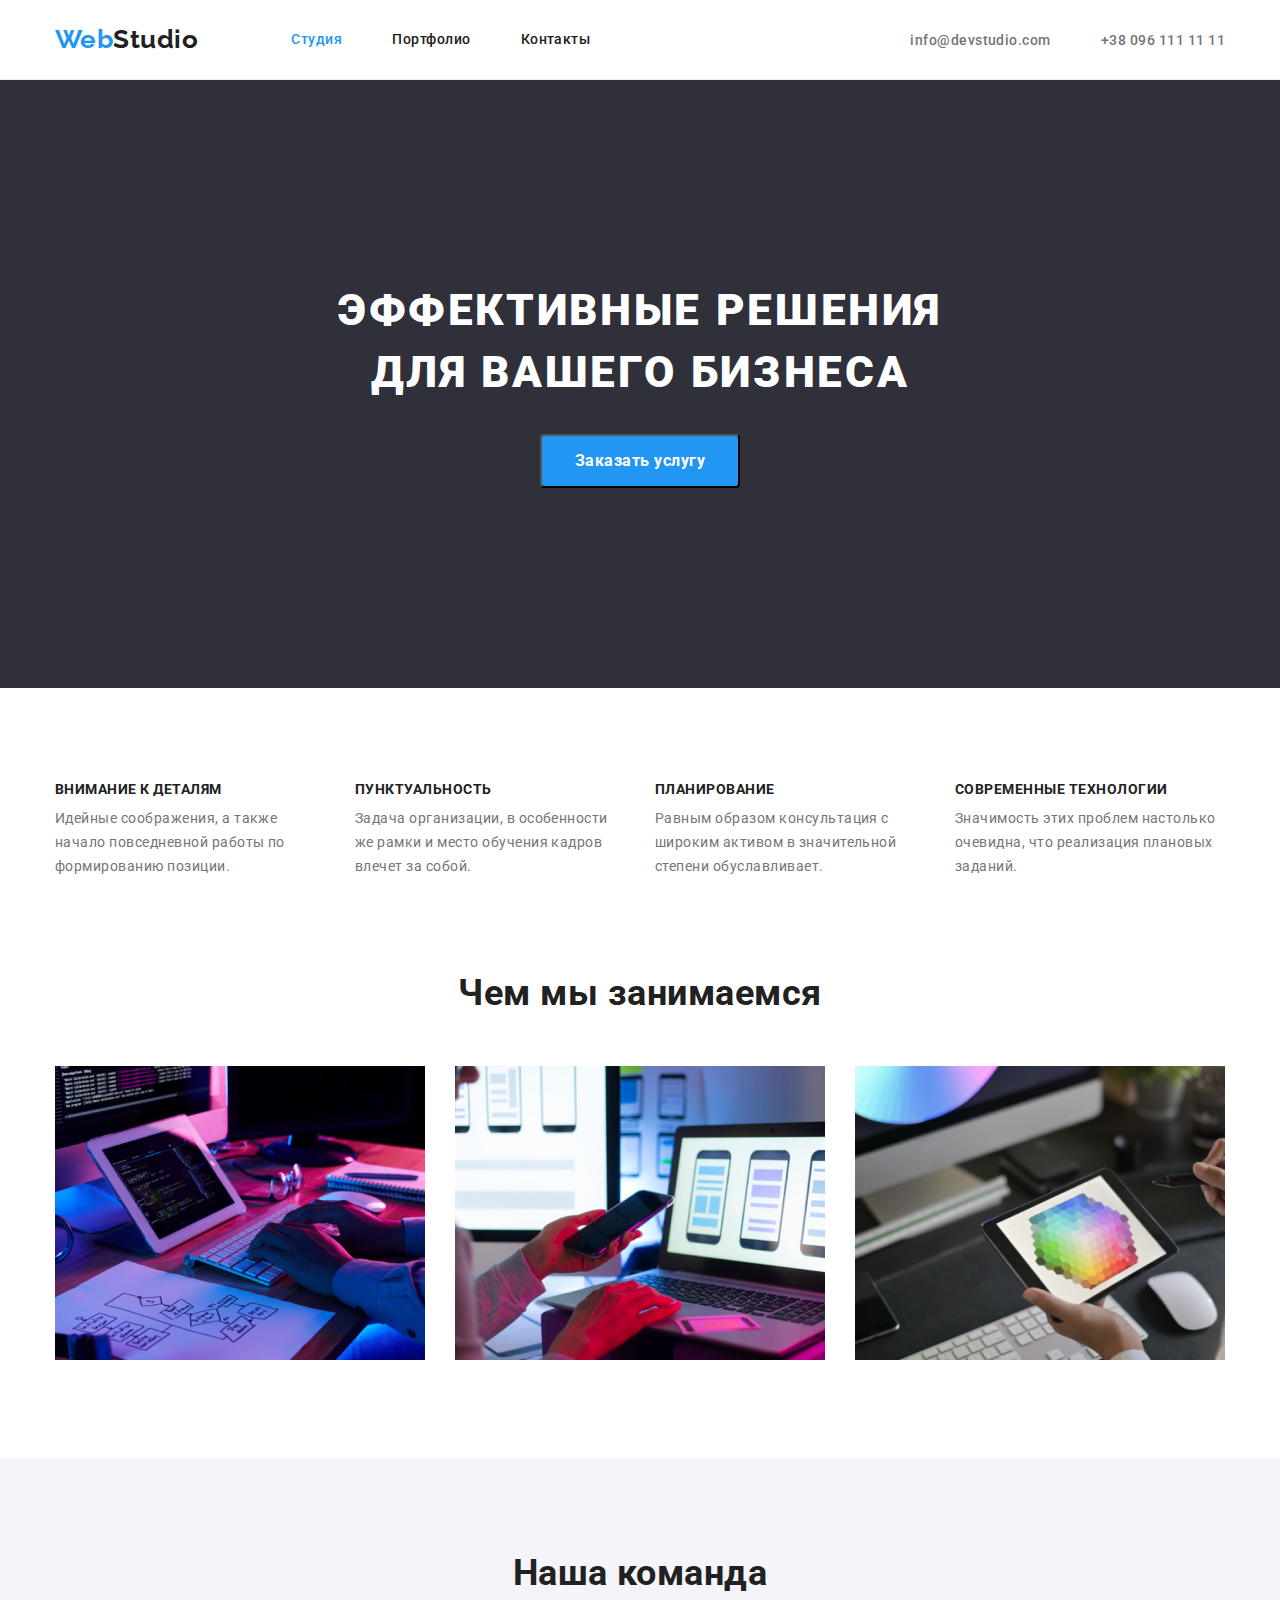
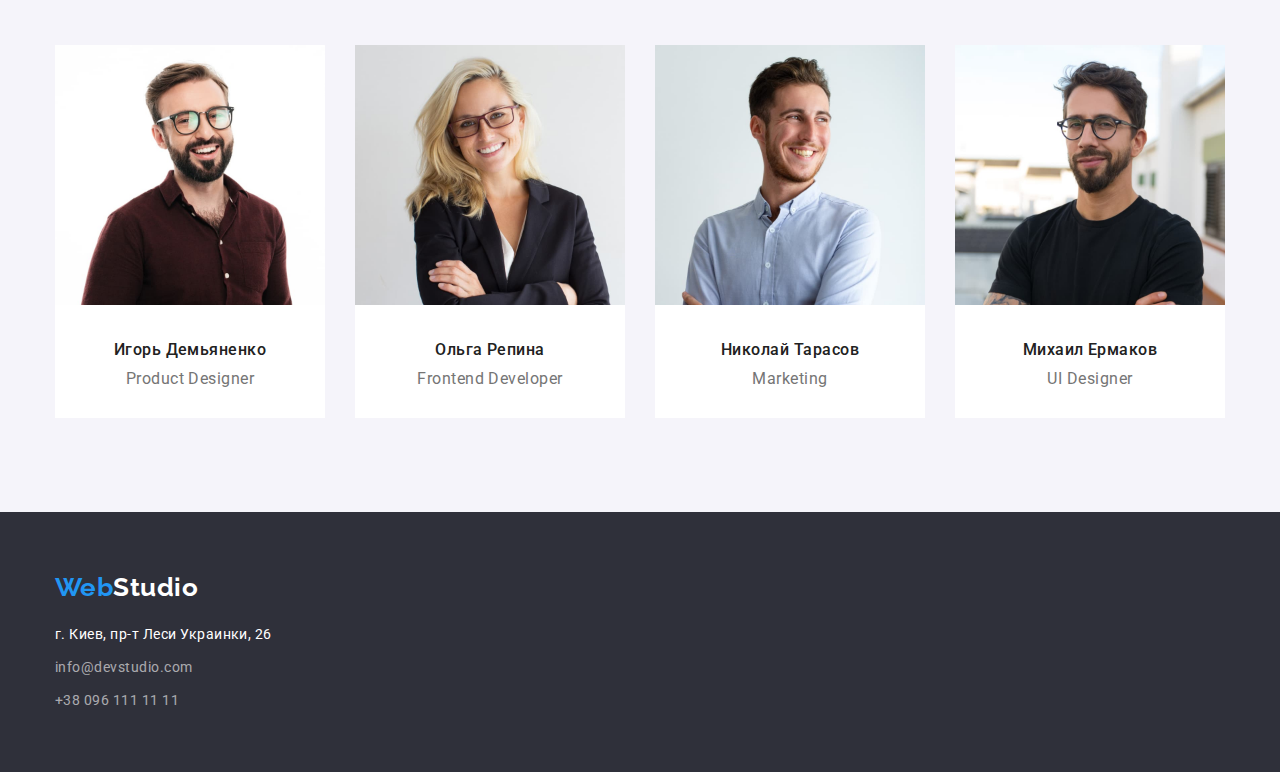
<file: index.html>
<!DOCTYPE html>
<html lang="ru">

<head>
    <meta charset="UTF-8">
    <meta http-equiv="X-UA-Compatible" content="IE=edge">
    <meta name="viewport" content="width=device-width, initial-scale=1.0">
    <title>homework-1</title>
    <link href="https://fonts.googleapis.com/css2?family=Raleway:wght@700&family=Roboto:wght@400;500;700;900&display=swap"
        rel="stylesheet">
    <link rel="stylesheet" href="https://cdnjs.cloudflare.com/ajax/libs/modern-normalize/1.1.0/modern-normalize.min.css">
    <link rel="stylesheet" href="./css/styles.css">
</head>

<body class="body">
    <!--Header section-->
    <header class="header-line">
        <div class="container main-nav">
            <a href="/" class="logo">Web<span class="header-studio">Studio</span></a>

            <nav>
                <ul class="site-nav">
                    <li class="site-nav-item">
                        <a href="./index.html" class="nav-link current">Студия</a>
                    </li>
                    <li class="site-nav-item">
                        <a href="./portfolio.html" class="nav-link">Портфолио</a>
                    </li>
                    <li class="site-nav-item">
                        <a href="" class="nav-link">Контакты</a>
                    </li>
                </ul>
            </nav>

            <ul class="contacts-list">
                <li class="site-nav-item">
                    <a href="mailto:info@devstudio.com" class="contact-link">info@devstudio.com</a>
                </li>
                <li>
                    <a href="tel:+380961111111" class="contact-link">+38 096 111 11 11</a>
                </li>
            </ul>
        </div>
    </header>

    <!--Main section-->
    <main>
        <!--Hero section-->
        <section class="hero-section">
            <h1 class="hero-title">Эффективные решения <br> для вашего бизнеса</h1>
            <button type="button" class="primary-button">Заказать услугу</button>
        </section>

        <!--Description section-->
        <section class="description-section">
            <div class="container">
                <h2 class="hidden-title">Преимущества</h2>
                <ul class="description-list">
                    <li class="description-item">
                        <h3 class="description-title">Внимание к деталям</h3>
                        <p class="description-text">Идейные соображения, а также начало повседневной работы по формированию позиции.</p>
                    </li>
                    <li class="description-item">
                        <h3 class="description-title">Пунктуальность</h3>
                        <p class="description-text">Задача организации, в особенности же рамки и место обучения кадров влечет за собой.</p>
                    </li>
                    <li class="description-item">
                        <h3 class="description-title">Планирование</h3>
                        <p class="description-text">Равным образом консультация с широким активом в значительной степени обуславливает.</p>
                    </li>
                    <li class="description-item">
                        <h3 class="description-title">Современные технологии</h3>
                        <p class="description-text">Значимость этих проблем настолько очевидна, что реализация плановых заданий.</p>
                    </li>
                </ul>
            </div>
        </section>
            
        <!-- About us section -->
        <section class="about-section">
            <div class="container">
                <h2 class="main-title">Чем мы занимаемся</h2>
                <ul class="work-list">
                    <li class="work-item"><img src="./images/box-1.png" alt="ПК" width="370"></li>
                    <li class="work-item"><img src="./images/box-2.png" alt="Телефон" width="370"></li>
                    <li class="work-item"><img src="./images/box-3.png" alt="Планшет" width="370"></li>
                </ul>
            </div>
        </section>
           
        <!--Our team section-->
        <section class="team-section">
            <div class="container">
                <h2 class="main-title">Наша команда</h2>
                <ul class="team-list">
                    <li class="team-item">
                        <img src="./images/demianenko.jpg" alt="Фото Игорь Демьяненко" width="270" class="photo">
                        <div class="team-subtitle">
                            <h3 class="team-name">Игорь Демьяненко</h3>
                            <p class="team-position">Product Designer</p>
                        </div>
                    </li>
                    <li class="team-item">
                        <img src="./images/repina.jpg" alt="Фото Ольга Репина" width="270" class="photo">
                        <div class="team-subtitle">
                            <h3 class="team-name">Ольга Репина</h3>
                            <p class="team-position">Frontend Developer</p>
                        </div>
                    </li>
                    <li class="team-item">
                        <img src="./images/tarasov.jpg" alt="Фото Николай Тарасов" width="270" class="photo">
                        <div class="team-subtitle">
                            <h3 class="team-name">Николай Тарасов</h3>
                            <p class="team-position">Marketing</p>
                        </div>
                    </li>
                    <li class="team-item">
                        <img src="./images/ermakov.jpg" alt="Фото Михаил Ермаков" width="270" class="photo">
                        <div class="team-subtitle">
                            <h3 class="team-name">Михаил Ермаков</h3>
                            <p class="team-position">UI Designer</p>
                        </div>
                    </li>
                </ul>
            </div>
        </section>
    </main>

    <!--Footer section-->
    <footer class="footer-section">
        <div class="container">

            <div class="footer-logo"><a href="/" class="logo">Web<span class="footer-studio">Studio</span></a></div>
            

            <address>
                <ul>
                    <li class="address-list"><a href="https://www.google.com/maps/place/%D0%B1%D1%83%D0%BB.+%D0%9B%D0%B5%D1%81%D0%B8+%D0%A3%D0%BA%D1%80%D0%B0%D0%B8%D0%BD%D0%BA%D0%B8,+26,+%D0%9A%D0%B8%D0%B5%D0%B2,+02000/@50.4265841,30.5361971,17z/data=!3m1!4b1!4m5!3m4!1s0x40d4cf0e033ecbe9:0x57a4dffefec77da0!8m2!3d50.4265807!4d30.5383858" class="address-link map">г. Киев, пр-т Леси Украинки, 26</a></li>
                    <li class="address-list">
                        <a href="mailto:info@devstudio.com" class="address-link">info@devstudio.com</a>
                    </li>
                    <li>
                        <a href="tel:+380961111111" class="address-link">+38 096 111 11 11</a>
                    </li>
                </ul>
            </address>
        </div>
    </footer>

</body>

</html>
</file>
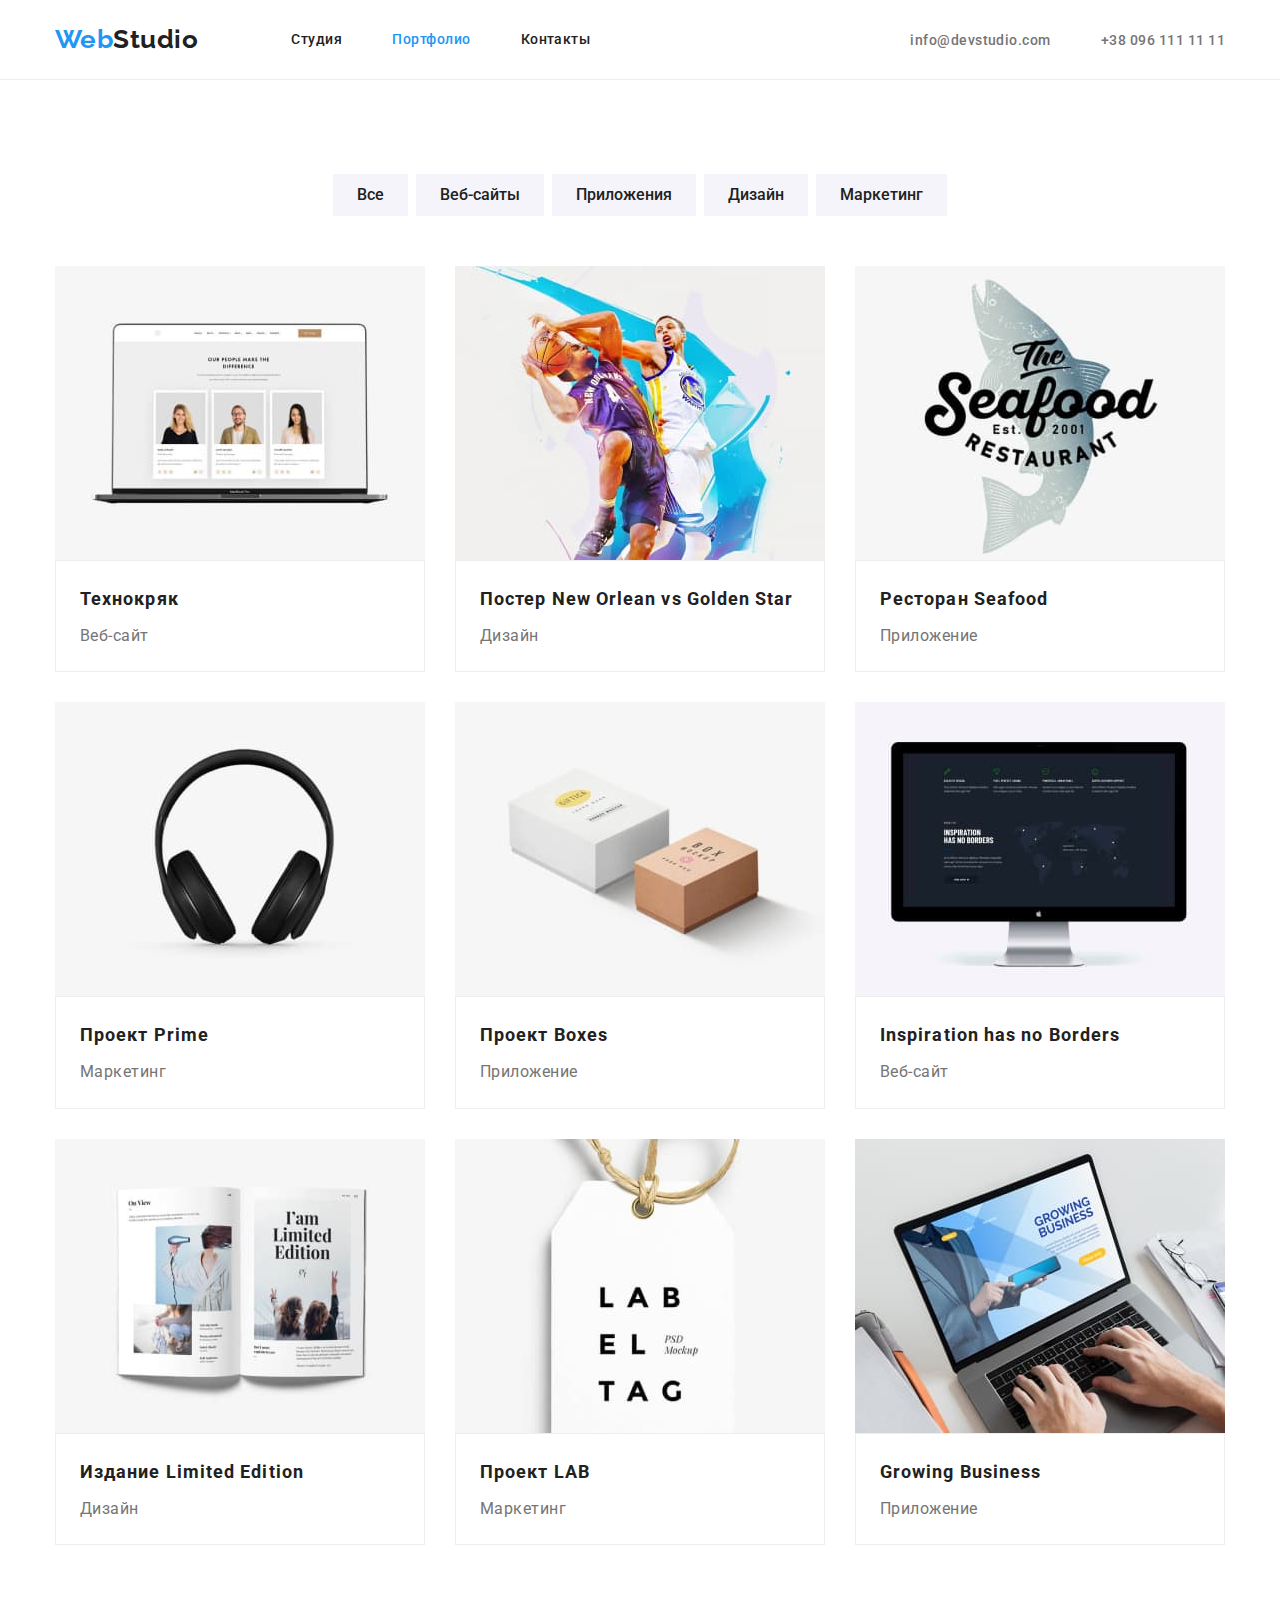
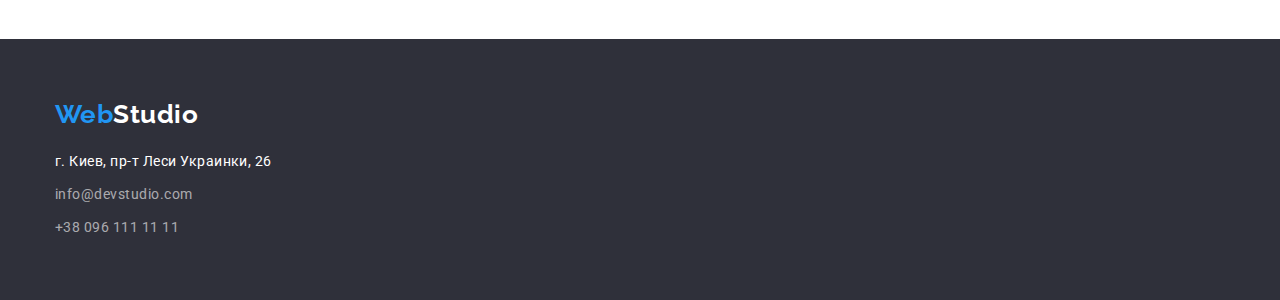
<file: portfolio.html>
<!DOCTYPE html>
<html lang="ru">

<head>
    <meta charset="UTF-8">
    <meta http-equiv="X-UA-Compatible" content="IE=edge">
    <meta name="viewport" content="width=device-width, initial-scale=1.0">
    <title>Portfolio</title>
    <link href="https://fonts.googleapis.com/css2?family=Raleway:wght@700&family=Roboto:wght@400;500;700;900&display=swap"
        rel="stylesheet">
    <link rel="stylesheet" href="https://cdnjs.cloudflare.com/ajax/libs/modern-normalize/1.1.0/modern-normalize.min.css">
    <link rel="stylesheet" href="./css/styles.css">
</head>

<body class="body">
    <!--Header section-->
    <header class="header-line">
        <div class="container main-nav">
            <a href="/" class="logo">Web<span class="header-studio">Studio</span></a>

            <nav>
                <ul class="site-nav">
                    <li class="site-nav-item">
                        <a href="./index.html" class="nav-link">Студия</a>
                    </li>
                    <li class="site-nav-item">
                        <a href="./portfolio.html" class="nav-link current">Портфолио</a>
                    </li>
                    <li class="site-nav-item">
                        <a href="" class="nav-link">Контакты</a>
                    </li>
                </ul>
            </nav>

            <ul class="contacts-list">
                <li class="site-nav-item">
                    <a href="mailto:info@devstudio.com" class="contact-link">info@devstudio.com</a>
                </li>
                <li class="site-nav-item">
                    <a href="tel:+380961111111" class="contact-link">+38 096 111 11 11</a>
                </li>
            </ul>
        </div>  
    </header>

    <!--Main section-->
    <main>

        <!--Projects section-->
        <section class="projects-section">
            <div class="container">
                <h1 class="hidden-title">Projects</h1>

                <ul class="buttons-list">
                    <li class="button-item"><button type="button" class="secondary-button">Все</button></li>
                    <li class="button-item"><button type="button" class="secondary-button">Веб-сайты</button></li>
                    <li class="button-item"><button type="button" class="secondary-button">Приложения</button></li>
                    <li class="button-item"><button type="button" class="secondary-button">Дизайн</button></li>
                    <li class="button-item"><button type="button" class="secondary-button">Маркетинг</button></li>
                </ul>
                
                <ul class="projects-list">
                    <li class="project-card">
                        <a href="">
                            <img src="./images/techo.jpg" alt="Веб-сайт Технокряк" width="370" class="card-image">
                            <div class="card-border">
                                <h2 class="project-title">Технокряк</h2>
                                <p class="project-description">Веб-сайт</p>
                            </div>
                        </a>
                    </li>
                    <li class="project-card">
                        <a href="">
                            <img src="./images/new-orlean.jpg" alt="Постер New Orlean vs Golden Star" width="370" class="card-image">
                            <div class="card-border">
                                <h2 class="project-title">Постер New Orlean vs Golden Star</h2>
                                <p class="project-description">Дизайн</p>
                            </div>
                        </a>
                    </li>
                    <li class="project-card">
                        <a href="">
                            <img src="./images/seafood.jpg" alt="Ресторан Seafood" width="370" class="card-image">
                            <div class="card-border">
                                <h2 class="project-title">Ресторан Seafood</h2>
                                <p class="project-description">Приложение</p>
                            </div>
                        </a>
                    </li>
                    <li class="project-card">
                        <a href="">
                            <img src="./images/prime.jpg" alt="Проект Prime" width="370" class="card-image">
                            <div class="card-border">
                                <h2 class="project-title">Проект Prime</h2>
                                <p class="project-description">Маркетинг</p>
                            </div>
                        </a>
                    </li>
                    <li class="project-card">
                        <a href="">
                            <img src="./images/boxes.jpg" alt="Проект Boxes" width="370" class="card-image">
                            <div class="card-border">
                                <h2 class="project-title">Проект Boxes</h2>
                                <p class="project-description">Приложение</p>
                            </div>
                        </a>
                    </li>
                    <li class="project-card">
                        <a href="">
                            <img src="./images/inspiration.jpg" alt="Веб-сайт Inspiration has no Borders" width="370" class="card-image">
                            <div class="card-border">
                                <h2 class="project-title">Inspiration has no Borders</h2>
                                <p class="project-description">Веб-сайт</p>
                            </div>
                        </a>
                    </li>
                    <li class="project-card">
                        <a href="">
                            <img src="./images/limited-edition.jpg" alt="Издание Limited Edition" width="370" class="card-image">
                            <div class="card-border">
                                <h2 class="project-title">Издание Limited Edition</h2>
                                <p class="project-description">Дизайн</p>
                            </div>
                        </a>
                    </li>
                    <li class="project-card">
                        <a href="">
                            <img src="./images/lab.jpg" alt="Проект LAB" width="370" class="card-image">
                            <div class="card-border">
                                <h2 class="project-title">Проект LAB</h2>
                                <p class="project-description">Маркетинг</p>
                            </div>
                        </a>
                    </li>
                    <li class="project-card">
                        <a href="">
                            <img src="./images/growing-business.jpg" alt="Приложение Growing Business" width="370" class="card-image">
                            <div class="card-border">
                                <h2 class="project-title">Growing Business</h2>
                                <p class="project-description">Приложение</p>
                            </div>
                        </a>
                    </li>
                </ul>
            </div>
        </section>
    </main>

    <!--Footer section-->
    <footer class="footer-section">
        <div class="container">
    
            <div class="footer-logo"><a href="/" class="logo">Web<span class="footer-studio">Studio</span></a></div>
    
    
            <address>
                <ul>
                    <li class="address-list"><a
                            href="https://www.google.com/maps/place/%D0%B1%D1%83%D0%BB.+%D0%9B%D0%B5%D1%81%D0%B8+%D0%A3%D0%BA%D1%80%D0%B0%D0%B8%D0%BD%D0%BA%D0%B8,+26,+%D0%9A%D0%B8%D0%B5%D0%B2,+02000/@50.4265841,30.5361971,17z/data=!3m1!4b1!4m5!3m4!1s0x40d4cf0e033ecbe9:0x57a4dffefec77da0!8m2!3d50.4265807!4d30.5383858"
                            class="address-link map">г. Киев, пр-т Леси Украинки, 26</a></li>
                    <li class="address-list">
                        <a href="mailto:info@devstudio.com" class="address-link">info@devstudio.com</a>
                    </li>
                    <li>
                        <a href="tel:+380961111111" class="address-link">+38 096 111 11 11</a>
                    </li>
                </ul>
            </address>
        </div>
    </footer>

</body>

</html>
</file>
<file: css/styles.css>
:root {
  --main-text-color: #757575;
  --title-text-color: #212121;
  --accent-color: #2196f3;
  --white-color: #ffffff;
  --background-grey: #2f303a;
  --team-section-background: #f5f4fa;
  --address-link-color: rgba(255, 255, 255, 60%);
}

.body {
  background-color: var(--white-color);
  color: var(--main-text-color);
  font-family: "Roboto", sans-serif;
  letter-spacing: 0.03em;
}

ul {
  padding: 0;
  margin: 0;
  list-style: none;
}

h1,
h2,
h3,
p {
  padding: 0;
  margin: 0;
}

.container {
  width: 1200px;
  margin: 0 auto;
  padding: 0 15px;
}

/* Логотип */

.logo {
  margin-right: 93px;

  color: var(--accent-color);
  font-family: "Raleway", sans-serif;
  font-weight: 700;
  font-size: 26px;
  line-height: 1.2;
  text-decoration: none;
}

.header-studio {
  color: var(--title-text-color);
}

/* Навигация */

.main-nav {
  display: flex;
  align-items: center;
}

.site-nav {
  display: flex;
}

.contacts-list {
  display: flex;
  margin-left: auto;
}

.site-nav-item:not(:last-child) {
  margin-right: 50px;
}

.nav-link {
  display: block;
  padding: 32px 0;

  color: var(--title-text-color);
  font-weight: 500;
  font-size: 14px;
  line-height: 1.1;
  text-decoration: none;
}

.nav-link:hover,
.nav-link:focus,
.nav-link.current {
  color: var(--accent-color);
}

.contact-link {
  color: var(--main-text-color);
  font-weight: 500;
  font-size: 14px;
  line-height: 1.1;
  text-decoration: none;
}

.contact-link:hover,
.contact-link:focus {
  color: var(--accent-color);
}

.header-line {
  border-bottom: 1px solid #eeeeee;
}

/* Герой */

.hero-section {
  padding: 200px 0;

  background-color: var(--background-grey);
  text-align: center;
}

.hero-title {
  margin-bottom: 30px;

  color: var(--white-color);
  letter-spacing: 0.06em;
  font-weight: 900;
  font-size: 44px;
  line-height: 1.4;

  text-transform: uppercase;
}

.primary-button {
  min-width: 200px;
  border-radius: 4px;
  padding: 10px 32px;

  background-color: var(--accent-color);
  color: var(--white-color);

  font-family: inherit;
  font-weight: 700;
  font-size: 16px;
  line-height: 1.875;
  letter-spacing: 0.03em;
  cursor: pointer;
}

/* Описание и наша команда */

.description-section {
  padding: 94px 0 47px;
}

.hidden-title {
  position: absolute;
  width: 1px;
  height: 1px;
  margin: -1px;
  border: 0;
  padding: 0;

  white-space: nowrap;
  clip-path: inset(100%);
  clip: rect(0 0 0 0);
  overflow: hidden;
}

.description-list {
  display: flex;
  justify-content: space-between;
}

.description-item {
  width: 270px;
}

.description-title {
  margin-bottom: 10px;

  color: var(--title-text-color);
  font-weight: 700;
  font-size: 14px;
  line-height: 1.1;
  text-transform: uppercase;
}

.description-text {
  font-size: 14px;
  line-height: 1.7;
}

.about-section {
  padding: 47px 0 94px;
}

.main-title {
  margin-bottom: 50px;

  color: var(--title-text-color);
  font-weight: 700;
  font-size: 36px;
  line-height: 1.2;
  text-align: center;
}

.work-list {
  display: flex;
  justify-content: space-between;
}

.work-item {
  max-width: 100%;
  height: auto;
  display: block;
}

.team-section {
  padding: 94px 0;
  background-color: var(--team-section-background);
}

.team-list {
  display: flex;
  text-align: center;
}

.team-item {
  background-color: var(--white-color);
}

.team-item:not(:last-child) {
  margin-right: 30px;
}

.team-subtitle {
  padding: 30px 0;
}

.team-name {
  margin-bottom: 10px;

  color: var(--title-text-color);
  font-weight: 500;
  font-size: 16px;
  line-height: 1.2;
}

.team-position {
  font-size: 16px;
  line-height: 1.2;
}

/* Футер */

.footer-section {
  padding: 60px 0;

  background-color: var(--background-grey);
}

.footer-logo {
  margin-bottom: 20px;
}

.footer-studio {
  color: var(--white-color);
}

.address-list {
  margin-bottom: 9px;
}

.footer-section a {
  text-decoration: none;
  font-style: normal;
}

.address-link {
  color: var(--address-link-color);
  font-family: inherit;
  font-size: 14px;
  line-height: 1.7;
  text-decoration: none;
}

.address-link.map {
  color: var(--white-color);
}

/* Портфолио */

.projects-section {
  padding: 94px 0;
}

.buttons-list {
  display: flex;
  justify-content: center;
  margin-bottom: 50px;
}

.button-item:not(:last-child) {
  margin-right: 8px;
}

.secondary-button {
  padding: 6px 22px;

  background-color: var(--team-section-background);
  color: var(--title-text-color);
  border-color: transparent;

  font-family: inherit;
  font-weight: 500;
  font-size: 16px;
  line-height: 1.6;
  cursor: pointer;
}

.secondary-button:hover,
.secondary-button:focus {
  background-color: var(--accent-color);
  color: var(--white-color);
}

.projects-list {
  display: flex;
  flex-wrap: wrap;
}

.project-card {
  margin: 0 30px 30px 0;
}

.project-card:nth-child(3n) {
  margin-right: 0;
}

.project-card:nth-last-child(-n + 3) {
  margin-bottom: 0;
}

.projects-list a {
  text-decoration: none;
}

.project-title {
  margin: 0 0 4px 0;

  color: var(--title-text-color);
  font-weight: 700;
  font-size: 18px;
  line-height: 2;
  letter-spacing: 0.06em;
}

.project-description {
  color: var(--main-text-color);
  line-height: 1.9;
}

.card-image {
  display: block;
}

.card-border {
  border: 1px solid #eeeeee;
  padding: 20px 24px;
}
</file>
